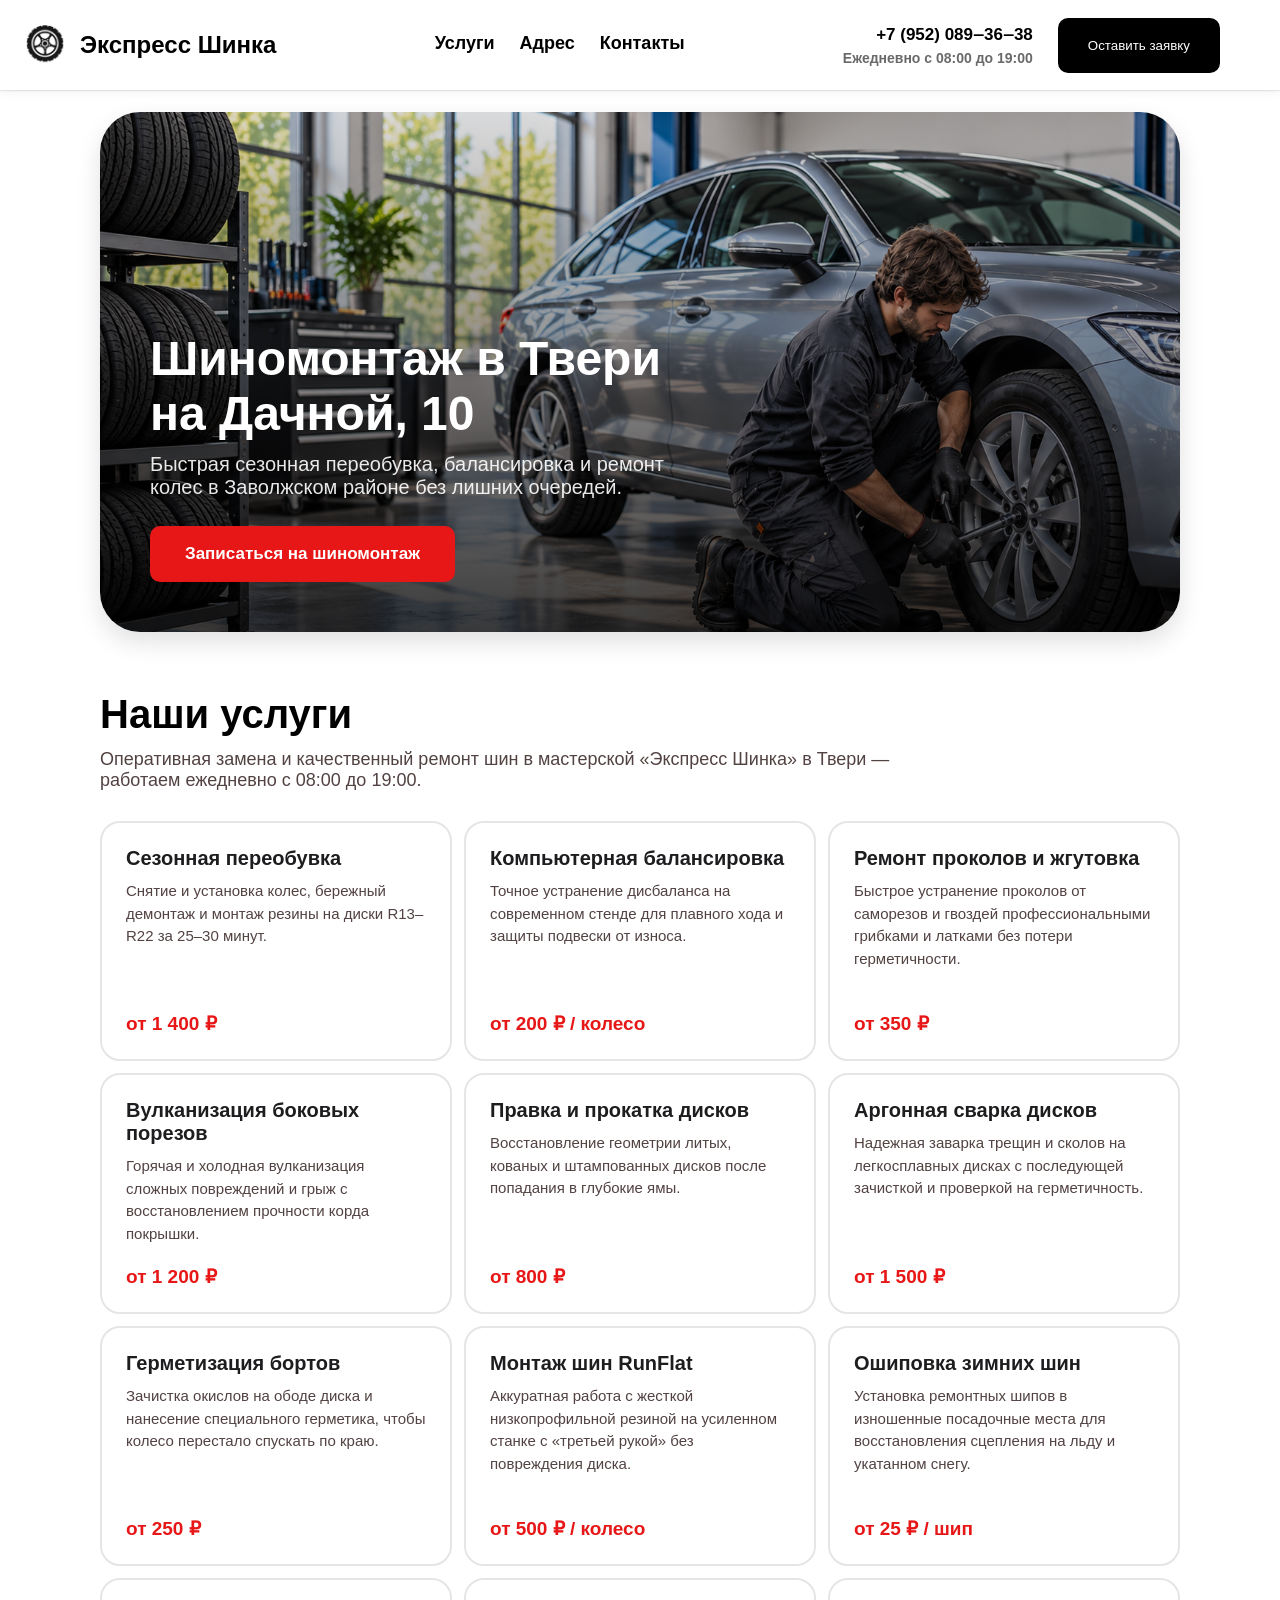
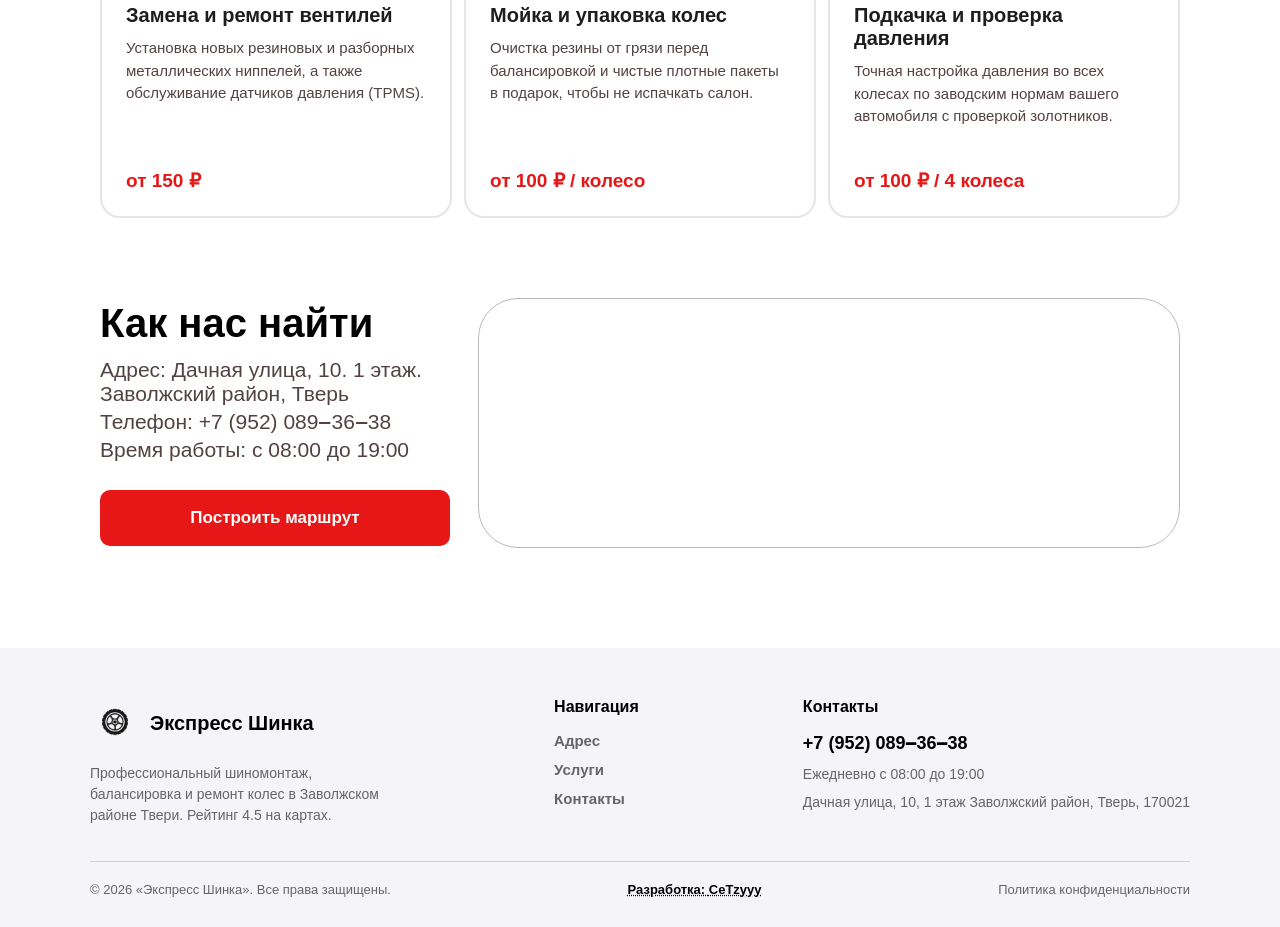
<file: index.html>
<!doctype html>
<html lang="ru">
  <head>
    <meta charset="UTF-8" />
    <meta name="viewport" content="width=device-width, initial-scale=1.0" />
    <meta property="og:title" content="Экспресс Шинка — шиномонтаж в Твери" />
    <meta
      property="og:description"
      content="Быстрая сезонная переобувка, балансировка и ремонт колес без лишних очередей."
    />
    <meta name="robots" content="noindex, nofollow">
    <meta property="og:type" content="website" />
    <meta
      property="og:url"
      content="https://progclubofficial.github.io/-Website-mockup-tire-service-shop/"
    />
    <meta
      property="og:image"
      content="https://progclubofficial.github.io/-Website-mockup-tire-service-shop/images/main.png"
    />
    <title>Экспресс Шинка</title>
    <link rel="shortcut icon" href="images/favicon.ico" type="image/x-icon" />
    <link rel="stylesheet" href="style.css" />
  </head>
  <body>
    <header class="header">
      <div class="logo-container">
        <img src="images/logo.png" alt="Logo" class="logo-img" />
        <span class="logo">Экспресс Шинка </span>
      </div>

      <nav class="services">
        <a href="#services-section">Услуги</a>
        <a href="#address">Адрес</a>
        <a href="#contacts">Контакты</a>
      </nav>

      <ul class="nav">
        <li class="nav-links">
          <a class="phone" href="tel:+79520893638">+7 (952) 089‒36‒38</a>
          <a class="work-hours" href="#work-hours"
            >Ежедневно с 08:00 до 19:00</a
          >
        </li>
        <li>
          <button class="request-btn" type="button">Оставить заявку</button>
        </li>
        <li>
          <a class="phone-btn" href="tel:+79520893638" aria-label="Позвонить">
            <svg
              xmlns="http://www.w3.org/2000/svg"
              width="40"
              height="40"
              viewBox="0 0 40 40"
              fill="none"
            >
              <rect width="40" height="40" rx="10" fill="#F5F5F7" />
              <path
                d="M27.23 23.26l-2.54-.29a1.99 1.99 0 0 0-1.64.57l-1.84 1.84a15.045 15.045 0 0 1-6.59-6.59l1.85-1.85c.43-.43.64-1.03.57-1.64l-.29-2.52a2.001 2.001 0 0 0-1.99-1.77h-1.73c-1.13 0-2.07.94-2 2.07.53 8.54 7.36 15.36 15.89 15.89 1.13.07 2.07-.87 2.07-2v-1.73c.01-1.01-.75-1.86-1.76-1.98z"
                fill="#1D1D1F"
              />
            </svg>
          </a>
        </li>
        <li>
          <button
            class="menu-btn"
            type="button"
            aria-label="Меню"
            aria-expanded="false"
          >
            <svg
              xmlns="http://www.w3.org/2000/svg"
              width="40"
              height="40"
              viewBox="0 0 40 40"
              fill="none"
            >
              <rect width="40" height="40" rx="11" fill="#1C1C1E" />
              <rect
                x="13"
                y="14"
                width="14"
                height="2.8"
                rx="1.4"
                fill="#FFFFFF"
              />
              <rect
                x="13"
                y="18.6"
                width="14"
                height="2.8"
                rx="1.4"
                fill="#FFFFFF"
              />
              <rect
                x="13"
                y="23.2"
                width="9"
                height="2.8"
                rx="1.4"
                fill="#FFFFFF"
              />
            </svg>
          </button>
        </li>
      </ul>
      <nav class="mobile-menu" id="mobileMenu" aria-hidden="true">
        <a href="#services-section">Услуги</a>
        <a href="#address">Адрес</a>
        <a href="#contacts">Контакты</a>
      </nav>
    </header>
    <hr />
    <main>
      <div class="hero-container">
        <div class="hero-text">
          <h1>
            Шиномонтаж в Твери
            <span class="hero-address">на Дачной, 10</span>
          </h1>
          <p class="description">
            Быстрая сезонная переобувка, балансировка и ремонт колес в
            Заволжском районе без лишних очередей.
          </p>
          <button class="cta-button">Записаться на шиномонтаж</button>
        </div>
      </div>
      <div id="services-section" class="services-section">
        <div class="text-container">
          <h2 class="title">Наши услуги</h2>
          <p class="description">
            Оперативная замена и качественный ремонт шин в мастерской «Экспресс
            Шинка» в Твери — работаем ежедневно с 08:00 до 19:00.
          </p>
        </div>
        <div class="services-items">
          <div class="services-item" data-service="Сезонная переобувка">
            <h3 class="service-title">Сезонная переобувка</h3>
            <p class="service-description">
              Снятие и установка колес, бережный демонтаж и монтаж резины на
              диски R13–R22 за 25–30 минут.
            </p>
            <span class="service-price">от 1 400 ₽</span>
          </div>
          <div class="services-item" data-service="Компьютерная балансировка">
            <h3 class="service-title">Компьютерная балансировка</h3>
            <p class="service-description">
              Точное устранение дисбаланса на современном стенде для плавного
              хода и защиты подвески от износа.
            </p>
            <span class="service-price">от 200 ₽ / колесо</span>
          </div>
          <div class="services-item" data-service="Ремонт проколов и жгутовка">
            <h3 class="service-title">Ремонт проколов и жгутовка</h3>
            <p class="service-description">
              Быстрое устранение проколов от саморезов и гвоздей
              профессиональными грибками и латками без потери герметичности.
            </p>
            <span class="service-price">от 350 ₽</span>
          </div>
          <div
            class="services-item"
            data-service="Вулканизация боковых порезов"
          >
            <h3 class="service-title">Вулканизация боковых порезов</h3>
            <p class="service-description">
              Горячая и холодная вулканизация сложных повреждений и грыж с
              восстановлением прочности корда покрышки.
            </p>
            <span class="service-price">от 1 200 ₽</span>
          </div>
          <div class="services-item" data-service="Правка и прокатка дисков">
            <h3 class="service-title">Правка и прокатка дисков</h3>
            <p class="service-description">
              Восстановление геометрии литых, кованых и штампованных дисков
              после попадания в глубокие ямы.
            </p>
            <span class="service-price">от 800 ₽</span>
          </div>
          <div class="services-item" data-service="Аргонная сварка дисков">
            <h3 class="service-title">Аргонная сварка дисков</h3>
            <p class="service-description">
              Надежная заварка трещин и сколов на легкосплавных дисках с
              последующей зачисткой и проверкой на герметичность.
            </p>
            <span class="service-price">от 1 500 ₽</span>
          </div>
          <div class="services-item" data-service="Герметизация бортов">
            <h3 class="service-title">Герметизация бортов</h3>
            <p class="service-description">
              Зачистка окислов на ободе диска и нанесение специального
              герметика, чтобы колесо перестало спускать по краю.
            </p>
            <span class="service-price">от 250 ₽</span>
          </div>
          <div class="services-item" data-service="Монтаж шин RunFlat">
            <h3 class="service-title">Монтаж шин RunFlat</h3>
            <p class="service-description">
              Аккуратная работа с жесткой низкопрофильной резиной на усиленном
              станке с «третьей рукой» без повреждения диска.
            </p>
            <span class="service-price">от 500 ₽ / колесо</span>
          </div>
          <div class="services-item" data-service="Ошиповка зимних шин">
            <h3 class="service-title">Ошиповка зимних шин</h3>
            <p class="service-description">
              Установка ремонтных шипов в изношенные посадочные места для
              восстановления сцепления на льду и укатанном снегу.
            </p>
            <span class="service-price">от 25 ₽ / шип</span>
          </div>
          <div class="services-item" data-service="Замена и ремонт вентилей">
            <h3 class="service-title">Замена и ремонт вентилей</h3>
            <p class="service-description">
              Установка новых резиновых и разборных металлических ниппелей, а
              также обслуживание датчиков давления (TPMS).
            </p>
            <span class="service-price">от 150 ₽</span>
          </div>
          <div class="services-item" data-service="Мойка и упаковка колес">
            <h3 class="service-title">Мойка и упаковка колес</h3>
            <p class="service-description">
              Очистка резины от грязи перед балансировкой и чистые плотные
              пакеты в подарок, чтобы не испачкать салон.
            </p>
            <span class="service-price">от 100 ₽ / колесо</span>
          </div>
          <div
            class="services-item"
            data-service="Подкачка и проверка давления"
          >
            <h3 class="service-title">Подкачка и проверка давления</h3>
            <p class="service-description">
              Точная настройка давления во всех колесах по заводским нормам
              вашего автомобиля с проверкой золотников.
            </p>
            <span class="service-price">от 100 ₽ / 4 колеса</span>
          </div>
        </div>
      </div>
      <div id="preloader" class="preloader">
        <img
          src="images/logo.png"
          alt="Загрузка..."
          class="logo-spinner"
          draggable="false"
        />
      </div>
      <div id="address" class="map-wrapper">
        <div class="map-text">
          <h2>Как нас найти</h2>
          <ul class="map-text-address">
            <li>Адрес: Дачная улица, 10. ​1 этаж. Заволжский район, Тверь</li>
            <li>Телефон: +7 (952) 089‒36‒38</li>
            <li>Время работы: с 08:00 до 19:00</li>
          </ul>
          <a
            href="https://2gis.ru/tver/directions/points/35.898308%2C56.891932%3B6615297607869722%7C35.898296%2C56.891942%3B6615284722958337/firm/70000001074367140/35.898527%2C56.891854?m=35.898395%2C56.891757%2F21%2Fp%2F18.84%2Fr%2F-5.68"
            target="_blank"
            rel="noopener noreferrer"
            class="route-button"
          >
            Построить маршрут
          </a>
        </div>
        <iframe
          id="map_578209802"
          frameborder="0"
          width="100%"
          height="600px"
          src="https://makemap.2gis.ru/widget?data=[base64]"
          sandbox="allow-modals allow-forms allow-scripts allow-same-origin allow-popups allow-top-navigation-by-user-activation"
        ></iframe>
      </div>
    </main>
    <footer id="contacts" class="footer">
      <div class="footer-container">
        <div class="footer-top">
          <div class="footer-brand">
            <div class="logo-container">
              <img src="images/logo.png" alt="Logo" class="logo-img" />
              <span class="logo">Экспресс Шинка</span>
            </div>
            <p class="footer-desc">
              Профессиональный шиномонтаж, балансировка и ремонт колес в
              Заволжском районе Твери. Рейтинг 4.5 на картах.
            </p>
          </div>

          <nav class="footer-nav">
            <h4>Навигация</h4>
            <a href="#address">Адрес</a>
            <a href="#services-section">Услуги</a>
            <a href="#contacts">Контакты</a>
          </nav>

          <div class="footer-contacts">
            <h4>Контакты</h4>
            <a class="footer-phone" href="tel:+79520893638"
              >+7 (952) 089‒36‒38</a
            >
            <span class="footer-hours">Ежедневно с 08:00 до 19:00</span>
            <span class="footer-address"
              >Дачная улица, 10​, 1 этаж Заволжский район, Тверь, 170021</span
            >
          </div>
        </div>

        <hr class="footer-divider" />
        <div class="footer-bottom">
          <p>© 2026 «Экспресс Шинка». Все права защищены.</p>
          <a href="https://t.me/CeTzyyy" class="dev-credit"
            >Разработка: <strong>CeTzyyy</strong></a
          >
          <a href="privacy.html">Политика конфиденциальности</a>
        </div>
      </div>
    </footer>
    <div class="modal-overlay" id="requestModal" aria-hidden="true">
      <div
        class="modal"
        role="dialog"
        aria-modal="true"
        aria-labelledby="modalTitle"
      >
        <button class="modal-close" type="button" aria-label="Закрыть">
          &times;
        </button>

        <h2 id="modalTitle" class="modal-title">Оставить заявку</h2>
        <p class="modal-subtitle">
          Оставьте заявку — мы перезвоним вам в ближайшее время для уточнения деталей.
        </p>

        <form class="request-form" id="requestForm" novalidate>
          <div class="form-field">
            <label for="reqName">Ваше имя</label>
            <input
              type="text"
              id="reqName"
              name="name"
              placeholder="Иван"
              autocomplete="name"
              required
              minlength="2"
            />
            <!-- Honeypot: люди не видят, боты заполняют -->
            <input
              type="text"
              name="website"
              tabindex="-1"
              autocomplete="off"
              style="
                position: absolute;
                left: -9999px;
                width: 1px;
                height: 1px;
                opacity: 0;
              "
              aria-hidden="true"
            />
            <span class="form-error" data-error-for="reqName"></span>
          </div>

          <div class="form-field">
            <label for="reqPhone">Телефон</label>
            <input
              type="tel"
              id="reqPhone"
              name="phone"
              placeholder="+7 (___) ___-__-__"
              autocomplete="tel"
              required
              inputmode="tel"
            />
            <span class="form-error" data-error-for="reqPhone"></span>
          </div>

          <div class="form-field">
            <label for="reqService">Услуга</label>
            <select id="reqService" name="service">
              <option value="">— выберите услугу —</option>
              <option>Сезонная переобувка</option>
              <option>Компьютерная балансировка</option>
              <option>Ремонт проколов и жгутовка</option>
              <option>Вулканизация боковых порезов</option>
              <option>Правка и прокатка дисков</option>
              <option>Аргонная сварка дисков</option>
              <option>Герметизация бортов</option>
              <option>Монтаж шин RunFlat</option>
              <option>Ошиповка зимних шин</option>
              <option>Замена и ремонт вентилей</option>
              <option>Мойка и упаковка колес</option>
              <option>Подкачка и проверка давления</option>
              <option>Другое</option>
            </select>
            <span class="form-error" data-error-for="reqService"></span>
          </div>

          <div class="form-field">
            <label for="reqComment"
              >Комментарий <span class="optional">(необязательно)</span></label
            >
            <textarea
              id="reqComment"
              name="comment"
              rows="2"
              placeholder="Например: R17, летняя резина"
            ></textarea>
          </div>

          <label class="form-consent">
            <input type="checkbox" name="consent" required />
            <span>
              Согласен с
              <a href="privacy.html" target="_blank"
                >политикой конфиденциальности</a
              >
            </span>
          </label>
          <span class="form-error" data-error-for="consent"></span>

          <button type="submit" class="form-submit">Отправить заявку</button>

          <p class="form-status" id="formStatus" role="status"></p>
        </form>
      </div>
    </div>
    <!-- Кнопка Наверх -->
    <button id="scrollTopBtn" class="scroll-top-btn" aria-label="Наверх">
      <svg
        xmlns="http://www.w3.org/2000/svg"
        width="24"
        height="24"
        viewBox="0 0 24 24"
        fill="none"
      >
        <path
          d="M12 19V5M5 12l7-7 7 7"
          stroke="white"
          stroke-width="2"
          stroke-linecap="round"
          stroke-linejoin="round"
        />
      </svg>
    </button>

    <script>
      // Кнопка наверх
      const scrollTopBtn = document.getElementById("scrollTopBtn");
      if (scrollTopBtn) {
        window.addEventListener("scroll", () => {
          if (window.scrollY > 500) {
            scrollTopBtn.classList.add("show");
          } else {
            scrollTopBtn.classList.remove("show");
          }
        });

        scrollTopBtn.addEventListener("click", () => {
          window.scrollTo({ top: 0, behavior: "smooth" });
        });
      }
    </script>
    <script src="script-modal.js"></script>
    <script>
      window.addEventListener("load", function () {
        const preloader = document.getElementById("preloader");
        preloader.classList.add("hidden");
      });
    </script>
    <script>
      const heroBox = document.querySelector(".hero-text");

      heroBox.addEventListener("mousemove", (e) => {
        const rect = heroBox.getBoundingClientRect();
        const x = (e.clientX - rect.left) / rect.width - 0.5;
        const y = (e.clientY - rect.top) / rect.height - 0.5;

        heroBox.style.setProperty("--bg-x", `${-x * 35}px`);
        heroBox.style.setProperty("--bg-y", `${-y * 35}px`);
      });

      heroBox.addEventListener("mouseleave", () => {
        heroBox.style.setProperty("--bg-x", "0px");
        heroBox.style.setProperty("--bg-y", "0px");
      });
    </script>
  </body>
</html>
</file>
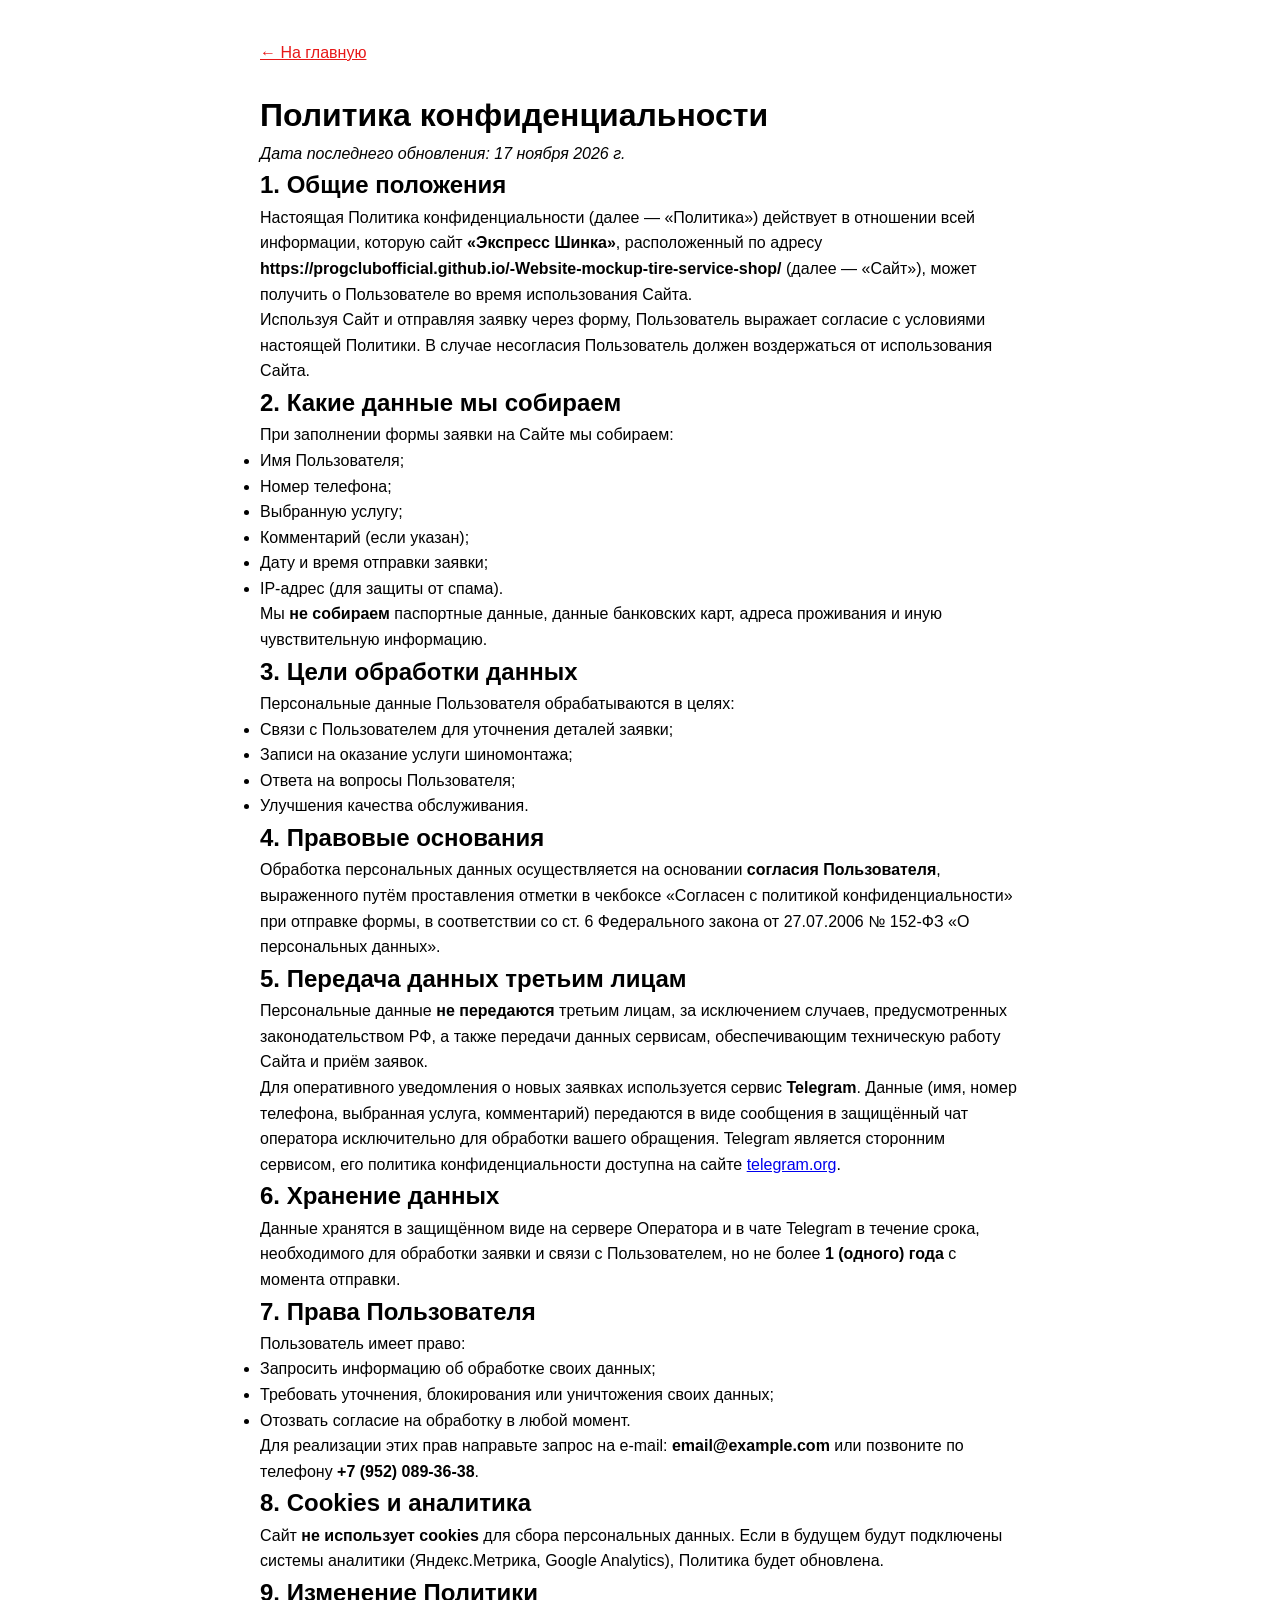
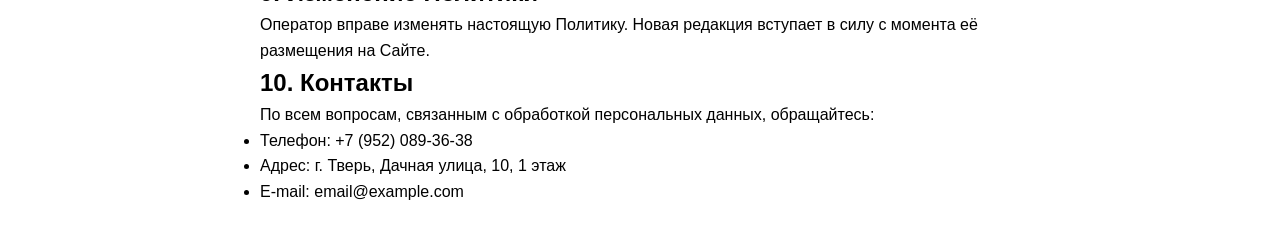
<file: privacy.html>
<!doctype html>
<html lang="ru">
  <head>
    <meta charset="UTF-8" />
    <meta name="viewport" content="width=device-width, initial-scale=1.0" />
    <title>Политика конфиденциальности — Экспресс Шинка</title>
    <link rel="stylesheet" href="style.css" />
  </head>
  <body>
    <main
      style="
        max-width: 800px;
        margin: 0 auto;
        padding: 40px 20px;
        line-height: 1.6;
      "
    >
      <a
        href="index.html"
        style="display: inline-block; margin-bottom: 24px; color: #e71717"
        >← На главную</a
      >

      <h1>Политика конфиденциальности</h1>
      <p><em>Дата последнего обновления: 17 ноября 2026 г.</em></p>

      <h2>1. Общие положения</h2>
      <p>
        Настоящая Политика конфиденциальности (далее — «Политика») действует в
        отношении всей информации, которую сайт
        <strong>«Экспресс Шинка»</strong>, расположенный по адресу
        <strong
          >https://progclubofficial.github.io/-Website-mockup-tire-service-shop/</strong
        >
        (далее — «Сайт»), может получить о Пользователе во время использования
        Сайта.
      </p>
      <p>
        Используя Сайт и отправляя заявку через форму, Пользователь выражает
        согласие с условиями настоящей Политики. В случае несогласия
        Пользователь должен воздержаться от использования Сайта.
      </p>

      <h2>2. Какие данные мы собираем</h2>
      <p>При заполнении формы заявки на Сайте мы собираем:</p>
      <ul>
        <li>Имя Пользователя;</li>
        <li>Номер телефона;</li>
        <li>Выбранную услугу;</li>
        <li>Комментарий (если указан);</li>
        <li>Дату и время отправки заявки;</li>
        <li>IP-адрес (для защиты от спама).</li>
      </ul>
      <p>
        Мы <strong>не собираем</strong> паспортные данные, данные банковских
        карт, адреса проживания и иную чувствительную информацию.
      </p>

      <h2>3. Цели обработки данных</h2>
      <p>Персональные данные Пользователя обрабатываются в целях:</p>
      <ul>
        <li>Связи с Пользователем для уточнения деталей заявки;</li>
        <li>Записи на оказание услуги шиномонтажа;</li>
        <li>Ответа на вопросы Пользователя;</li>
        <li>Улучшения качества обслуживания.</li>
      </ul>

      <h2>4. Правовые основания</h2>
      <p>
        Обработка персональных данных осуществляется на основании
        <strong>согласия Пользователя</strong>, выраженного путём проставления
        отметки в чекбоксе «Согласен с политикой конфиденциальности» при
        отправке формы, в соответствии со ст. 6 Федерального закона от
        27.07.2006 № 152-ФЗ «О персональных данных».
      </p>
      <h2>5. Передача данных третьим лицам</h2>
      <p>
        Персональные данные <strong>не передаются</strong> третьим лицам, за
        исключением случаев, предусмотренных законодательством РФ, а также
        передачи данных сервисам, обеспечивающим техническую работу Сайта и
        приём заявок.
      </p>
      <p>
        Для оперативного уведомления о новых заявках используется сервис
        <strong>Telegram</strong>. Данные (имя, номер телефона, выбранная
        услуга, комментарий) передаются в виде сообщения в защищённый чат
        оператора исключительно для обработки вашего обращения. Telegram
        является сторонним сервисом, его политика конфиденциальности доступна на
        сайте
        <a href="https://telegram.org" target="_blank" rel="noopener noreferrer"
          >telegram.org</a
        >.
      </p>

      <h2>6. Хранение данных</h2>
      <p>
        Данные хранятся в защищённом виде на сервере Оператора и в чате Telegram
        в течение срока, необходимого для обработки заявки и связи с
        Пользователем, но не более <strong>1 (одного) года</strong> с момента
        отправки.
      </p>

      <h2>7. Права Пользователя</h2>
      <p>Пользователь имеет право:</p>
      <ul>
        <li>Запросить информацию об обработке своих данных;</li>
        <li>Требовать уточнения, блокирования или уничтожения своих данных;</li>
        <li>Отозвать согласие на обработку в любой момент.</li>
      </ul>
      <p>
        Для реализации этих прав направьте запрос на e-mail:
        <strong>email@example.com</strong> или позвоните по телефону
        <strong>+7 (952) 089-36-38</strong>.
      </p>

      <h2>8. Cookies и аналитика</h2>
      <p>
        Сайт <strong>не использует cookies</strong> для сбора персональных
        данных. Если в будущем будут подключены системы аналитики
        (Яндекс.Метрика, Google Analytics), Политика будет обновлена.
      </p>

      <h2>9. Изменение Политики</h2>
      <p>
        Оператор вправе изменять настоящую Политику. Новая редакция вступает в
        силу с момента её размещения на Сайте.
      </p>

      <h2>10. Контакты</h2>
      <p>
        По всем вопросам, связанным с обработкой персональных данных,
        обращайтесь:
      </p>
      <ul>
        <li>Телефон: +7 (952) 089-36-38</li>
        <li>Адрес: г. Тверь, Дачная улица, 10, 1 этаж</li>
        <li>E-mail: email@example.com</li>
      </ul>
    </main>
  </body>
</html>
</file>
<file: style.css>
/* Общие стили */

html {
  scroll-behavior: smooth;
}

* {
  margin: 0;
  padding: 0;
  font-family: Arial, sans-serif;
  box-sizing: border-box;
}

body {
  background-color: hsl(0, 0%, 100%);
  overflow-x: hidden;
  min-height: 100vh;
  display: flex;
  flex-direction: column;
}

main {
  flex: 1;
  width: 100%;
}

hr {
  opacity: 0.2;
}

.header .nav li a,
.header button,
.header .nav svg {
  transition: 0.3s ease;
}

/* БЛОК-1 Шапка */

.header {
  display: flex;
  position: sticky;
  top: 0;
  z-index: 1000;
  backdrop-filter: blur(15px);
  background-color: #ffffff99;
  box-shadow: 0 2px 10px rgba(0, 0, 0, 0.06);
  align-items: center;
  justify-content: space-between;
  padding: 10px;
  margin: 0 auto;
  width: 100%;
}

.header .nav .nav-links .phone,
.header .request-btn {
  white-space: nowrap;
}

.header .nav {
  display: flex;
  list-style: none;
  flex-direction: row;
  gap: 25px;
  align-items: center;
  font-weight: 500;
}

.header .logo-container {
  display: flex;
  align-items: center;
}

.header .logo-container .logo {
  font-size: 24px;
  font-weight: 900;
  color: #000000;
}

.header .logo-container .logo-img {
  width: 70px;
  height: 70px;
  transition: 0.5s all;
}

.header .logo-container .logo-img:hover {
  animation: wheelRotate 1s ease-in-out infinite;
}

.header .nav .nav-links {
  display: flex;
  flex-direction: column;
  align-items: flex-end;
  gap: 5px;
}

.header .services {
  display: flex;
  align-items: center;
  justify-content: flex-start;
  gap: 25px;
  font-size: 18px;
  font-weight: 600;
  margin: 0 auto;
}

.header .services a {
  position: relative;
  text-decoration: none;
  color: #000000;
  padding-bottom: 4px;
  transition: color 0.3s ease;
}

.header .services a::after {
  content: "";
  position: absolute;
  left: 0;
  bottom: 0;
  width: 0;
  height: 2px;
  background-color: #000000;
  transition: width 0.4s ease;
}

.header .services a:hover {
  color: #524242;
}

.header .services a:hover::after {
  width: 100%;
}

.header .nav .nav-links .phone {
  font-size: 17px;
  font-weight: 700;
}

.header .nav .nav-links .work-hours {
  font-size: 14px;
  color: #00000096;
  font-weight: 700;
}

.header .nav li a {
  text-decoration: none;
  color: #000000;
}

.header .nav li a:hover {
  color: #524242;
}

.header .request-btn {
  padding: 20px 30px;
  background-color: #000000;
  color: #ffffff;
  border: none;
  cursor: pointer;
  border-radius: 10px;
}

.header .request-btn:hover {
  background-color: #524242;
}

.header .nav svg {
  display: none;
}

.header .nav svg:hover {
  cursor: pointer;
  opacity: 0.8;
}

.header .nav .phone-btn {
  display: inline-flex;
  align-items: center;
  justify-content: center;
  border-radius: 10px;
  transition:
    transform 0.2s ease,
    opacity 0.2s ease;
}

.header .nav .phone-btn:hover {
  transform: scale(1.05);
  opacity: 0.85;
}

/* Прелоадер */

.preloader {
  position: fixed;
  top: 0;
  left: 0;
  width: 100%;
  height: 100%;
  background-color: #ffffff;
  display: flex;
  justify-content: center;
  align-items: center;
  z-index: 9999;
  transition:
    opacity 0.4s ease,
    visibility 0.4s ease;
}

.preloader.hidden {
  opacity: 0;
  visibility: hidden;
}

.logo-spinner {
  width: 170px;
  height: 170px;
  object-fit: contain;
  user-select: none;
  animation: wheelRotate 1s infinite;
}

@keyframes wheelRotate {
  0% {
    transform: rotateZ(0);
  }
  100% {
    transform: rotateZ(360deg);
  }
}

/* БЛОК-2 Hero */

.hero-container {
  padding: 20px 10px;
  max-width: 1100px;
  margin: 0 auto;
}

.hero-container .hero-text {
  position: relative;
  overflow: hidden;
  display: flex;
  flex-direction: column;
  justify-content: flex-end;
  align-items: flex-start;
  min-height: 520px;
  gap: 12px;
  color: #ffffff;
  padding: 50px;
  border-radius: 40px;
  transition:
    transform 0.4s cubic-bezier(0.25, 0.8, 0.25, 1),
    box-shadow 0.4s ease;
  box-shadow: 0 10px 25px rgba(0, 0, 0, 0.12);
}

.scroll-top-btn {
  position: fixed;
  bottom: 30px;
  right: 30px;
  width: 50px;
  height: 50px;
  background-color: #1D1D1F;
  border: none;
  border-radius: 50%;
  cursor: pointer;
  display: flex;
  align-items: center;
  justify-content: center;
  opacity: 0;
  visibility: hidden;
  transition: 0.3s ease;
  z-index: 999;
  box-shadow: 0 4px 12px rgba(0,0,0,0.2);
}
.scroll-top-btn.show {
  opacity: 1;
  visibility: visible;
}
.scroll-top-btn:hover {
  background-color: #e71717;
  transform: translateY(-3px);
}

@media (max-width: 750px) {
  .scroll-top-btn {
    bottom: 20px;
    right: 20px;
    width: 45px;
    height: 45px;
  }
}

.hero-container .hero-text::before {
  content: "";
  position: absolute;
  inset: -25px;
  background:
    linear-gradient(180deg, rgba(0, 0, 0, 0.1) 0%, rgba(0, 0, 0, 0.8) 100%),
    url("images/main.png");
  background-size: cover;
  background-position: center;
  z-index: -1;
  transform: translate3d(var(--bg-x, 0px), var(--bg-y, 0px), 0) scale(1);
  transition: transform 0.25s ease-out;
}

.hero-container .hero-text:hover {
  transform: translateY(-6px);
  box-shadow: 0 24px 48px rgba(0, 0, 0, 0.28);
}

.hero-container .hero-text:hover::before {
  transform: translate3d(var(--bg-x, 0px), var(--bg-y, 0px), 0) scale(1.04);
}

.hero-container .hero-text > * {
  position: relative;
  z-index: 1;
}

.hero-container .hero-text h1 {
  font-size: 48px;
  font-weight: 900;
  line-height: 1.15;
  max-width: 58%;
}

.hero-container .hero-text .description {
  font-size: 20px;
  font-weight: 500;
  max-width: 58%;
  color: #ffffffe7;
}

.hero-container button {
  margin-top: 15px;
  padding: 18px 35px;
  font-weight: 700;
  font-size: 17px;
  white-space: nowrap;
  background-color: #e71717;
  color: #ffffff;
  border: none;
  cursor: pointer;
  border-radius: 10px;
  transition: 0.3s ease;
}

.hero-container button:hover {
  background-color: #b51515;
}

/* БЛОК-3 Services */

.services-section {
  padding: 40px 10px;
  max-width: 1100px;
  margin: 0 auto;
  width: 100%;
  box-sizing: border-box;
}

.services-section .text-container {
  display: flex;
  gap: 12px;
  width: 80%;
  flex-direction: column;
  margin-bottom: 30px;
}

.services-section .text-container .title {
  font-weight: 700;
  font-size: 40px;
}

.services-section .text-container .description {
  color: #524242;
  font-weight: 500;
  font-size: 18px;
}

.services-section .services-items {
  display: grid;
  gap: 12px;
  grid-template-columns: repeat(auto-fit, minmax(300px, 1fr));
}

.services-section .services-items .services-item {
  display: flex;
  flex-direction: column;
  align-items: flex-start;
  text-align: start;
  padding: 24px;
  width: 100%;
  min-height: 240px;
  box-sizing: border-box;
  border: 2px solid #0000001a;
  border-radius: 20px;
  transition:
    border-color 0.2s ease,
    transform 0.2s ease;
}

.services-section .services-items .services-item:hover {
  cursor: pointer;
  border-color: #e717174b;
}

.services-section .services-items .service-title {
  font-size: 20px;
  font-weight: 700;
  margin: 0 0 10px 0;
  color: #1d1d1f;
}

.services-section .services-items .service-description {
  font-size: 15px;
  line-height: 1.5;
  color: #524242;
  margin: 0 0 20px 0;
}

.services-section .services-items .service-price {
  margin-top: auto;
  font-size: 19px;
  font-weight: 700;
  color: #e71717;
}

/* БЛОК-4 Map */

.map-wrapper {
  display: flex;
  padding: 40px 10px;
  max-width: 1100px;
  margin: 0 auto;
  width: 100%;
  justify-content: space-between;
}

.map-wrapper iframe {
  width: 65%;
  height: 250px;
  border-radius: 40px;
  border: 1px solid rgba(0, 0, 0, 0.275);
}

.map-wrapper .map-text {
  display: flex;
  gap: 10px;
  justify-content: space-evenly;
  flex-direction: column;
}

.map-wrapper .map-text h2 {
  font-size: 40px;
}

.map-wrapper .map-text .map-text-address {
  display: flex;
  width: 350px;
  flex-direction: column;
  gap: 4px;
  list-style: none;
  color: #524242;
  font-weight: 400;
  font-size: 21px;
}

.map-wrapper .map-text .route-button {
  display: inline-block;
  box-sizing: border-box;
  margin-top: 15px;
  padding: 18px 35px;
  font-weight: 700;
  text-decoration: none;
  text-align: center;
  font-size: 17px;
  width: 350px;
  max-width: 100%;
  white-space: nowrap;
  background-color: #e71717;
  color: #ffffff;
  border: none;
  cursor: pointer;
  border-radius: 10px;
  transition: background-color 0.3s ease;
}

.map-wrapper .map-text .route-button:hover {
  background-color: #b51515;
}

/* БЛОК-5 Footer */

.footer {
  background-color: #f5f5f7;
  margin-top: 60px;
  padding: 50px 10px 30px;
  color: #000000;
}

.footer-container {
  max-width: 1100px;
  margin: 0 auto;
}

.footer-bottom .dev-credit {
  color: #000000;
  font-weight: 600;
  text-decoration: underline dotted;
  transition: color 0.2s ease;
}

.footer-bottom .dev-credit:hover {
  color: #e71717; 
}

.footer-top {
  display: flex;
  justify-content: space-between;
  align-items: flex-start;
  gap: 40px;
  margin-bottom: 35px;
}

.footer-brand {
  max-width: 300px;
}

.footer-brand .logo-container {
  display: flex;
  align-items: center;
  gap: 10px;
  margin-bottom: 15px;
}

.footer-brand .logo-img {
  width: 50px;
  height: 50px;
}

.footer-brand .logo {
  font-size: 20px;
  font-weight: 900;
}

.footer-desc {
  font-size: 14px;
  line-height: 1.5;
  color: #00000096;
}

.footer-nav,
.footer-contacts {
  display: flex;
  flex-direction: column;
  gap: 12px;
}

.footer h4 {
  font-size: 16px;
  font-weight: 700;
  margin-bottom: 4px;
}

.footer-nav a,
.footer-contacts a {
  text-decoration: none;
  color: #00000096;
  font-size: 15px;
  font-weight: 600;
  transition: 0.3s ease;
}

.footer-nav a:hover,
.footer-contacts a:hover {
  color: #000000;
}

.footer-contacts .footer-phone {
  font-size: 18px;
  font-weight: 700;
  color: #000000;
}

.footer-hours,
.footer-address {
  font-size: 14px;
  color: #00000096;
}

.footer-divider {
  border: none;
  border-top: 1px solid #000000;
  opacity: 0.15;
  margin-bottom: 20px;
}

.footer-bottom {
  display: flex;
  justify-content: space-between;
  align-items: center;
  font-size: 13px;
  color: #00000096;
}

.footer-bottom a {
  color: #00000096;
  text-decoration: none;
  transition: 0.3s ease;
}

.footer-bottom a:hover {
  color: #000000;
}

/* БЛОК-6 Модальное окно заявки */

.modal-overlay {
  position: fixed;
  inset: 0;
  background: rgba(0, 0, 0, 0.55);
  backdrop-filter: blur(4px);
  display: flex;
  align-items: center;
  justify-content: center;
  padding: 20px;
  z-index: 10000;
  opacity: 0;
  visibility: hidden;
  transition:
    opacity 0.25s ease,
    visibility 0.25s ease;
}

.modal-overlay.open {
  opacity: 1;
  visibility: visible;
}

.modal {
  position: relative;
  background: #ffffff;
  border-radius: 24px;
  padding: 36px 32px 32px;
  width: 100%;
  max-width: 460px;
  max-height: 90vh;
  overflow-y: auto;
  box-shadow: 0 25px 60px rgba(0, 0, 0, 0.3);
  transform: translateY(20px) scale(0.98);
  transition: transform 0.3s cubic-bezier(0.25, 0.8, 0.25, 1);
}

.modal-overlay.open .modal {
  transform: translateY(0) scale(1);
}

.modal-close {
  position: absolute;
  top: 14px;
  right: 14px;
  width: 36px;
  height: 36px;
  border: none;
  background: #f5f5f7;
  border-radius: 10px;
  font-size: 24px;
  line-height: 1;
  color: #1d1d1f;
  cursor: pointer;
  transition: background 0.2s ease;
}

.modal-close:hover {
  background: #e8e8ec;
}

.modal-title {
  font-size: 26px;
  font-weight: 900;
  margin-bottom: 6px;
  color: #1d1d1f;
}

.modal-subtitle {
  font-size: 15px;
  color: #524242;
  margin-bottom: 24px;
  line-height: 1.5;
}

.form-field {
  display: flex;
  flex-direction: column;
  gap: 6px;
  margin-bottom: 16px;
}

.form-field label {
  font-size: 14px;
  font-weight: 700;
  color: #1d1d1f;
}

.form-field .optional {
  font-weight: 400;
  color: #00000080;
}

.form-field input,
.form-field select,
.form-field textarea {
  width: 100%;
  padding: 14px 16px;
  font-size: 16px;
  font-family: inherit;
  color: #1d1d1f;
  background: #f5f5f7;
  border: 2px solid transparent;
  border-radius: 12px;
  outline: none;
  transition:
    border-color 0.2s ease,
    background 0.2s ease;
  box-sizing: border-box;
}

.form-field textarea {
  resize: vertical;
  min-height: 60px;
}

.form-field input:focus,
.form-field select:focus,
.form-field textarea:focus {
  background: #ffffff;
  border-color: #e71717;
}

.form-field input.invalid,
.form-field select.invalid,
.form-field textarea.invalid {
  border-color: #e71717;
  background: #fff5f5;
}

.form-error {
  font-size: 13px;
  color: #e71717;
  min-height: 16px;
  line-height: 1.2;
}

.form-consent {
  display: flex;
  align-items: flex-start;
  gap: 10px;
  font-size: 13px;
  color: #524242;
  line-height: 1.4;
  cursor: pointer;
  margin-bottom: 4px;
}

.form-consent input {
  width: 18px;
  height: 18px;
  margin-top: 2px;
  flex-shrink: 0;
  accent-color: #e71717;
  cursor: pointer;
}

.form-consent a {
  color: #e71717;
  text-decoration: underline;
}

.form-submit {
  width: 100%;
  margin-top: 12px;
  padding: 18px 24px;
  font-size: 17px;
  font-weight: 700;
  color: #ffffff;
  background: #e71717;
  border: none;
  border-radius: 12px;
  cursor: pointer;
  transition:
    background 0.25s ease,
    transform 0.15s ease;
}

.form-submit.loading {
  position: relative;
  color: transparent !important;
  pointer-events: none;
}

.form-submit.loading::after {
  content: "";
  position: absolute;
  left: 50%;
  top: 50%;
  width: 20px;
  height: 20px;
  margin: -10px 0 0 -10px;
  border: 3px solid rgba(255, 255, 255, 0.3);
  border-top-color: #ffffff;
  border-radius: 50%;
  animation: spinner 0.8s linear infinite;
}

@keyframes spinner {
  to { transform: rotate(360deg); }
}

.form-status.loading {
  color: #666;
  font-weight: 500;
  font-size: 14px;
  margin-top: 14px;
  display: flex;
  align-items: center;
  justify-content: center;
  gap: 8px;
}

.form-status.loading::before {
  content: "";
  width: 14px;
  height: 14px;
  border: 2px solid #ccc;
  border-top-color: #e71717;
  border-radius: 50%;
  animation: spinner 0.8s linear infinite;
}

.form-submit:hover {
  background: #b51515;
}

.form-submit:active {
  transform: scale(0.98);
}

.form-submit:disabled {
  background: #c0c0c0;
  cursor: not-allowed;
}

.form-status {
  margin-top: 14px;
  font-size: 14px;
  text-align: center;
  min-height: 20px;
}

.form-status.success {
  color: #1a8f3c;
  font-weight: 600;
}

.form-status.error {
  color: #e71717;
  font-weight: 600;
}

body.modal-open {
  overflow: hidden;
}

/* БЛОК-7 Бургер и мобильное меню */

.header .nav .menu-btn {
  background: none;
  border: none;
  padding: 0;
  cursor: pointer;
  border-radius: 11px;
  transition:
    transform 0.2s ease,
    box-shadow 0.2s ease;
  display: inline-flex;
  align-items: center;
  justify-content: center;
}

.header .nav .menu-btn:hover {
  transform: scale(1.06);
  box-shadow: 0 4px 12px rgba(0, 0, 0, 0.15);
}

.header .nav .menu-btn:active {
  transform: scale(0.94);
}

.header .nav .menu-btn svg {
  display: block;
  transition: transform 0.3s ease;
}

.header .nav .menu-btn[aria-expanded="true"] svg {
  transform: rotate(90deg);
}

.header .nav .menu-btn .icon-close {
  display: none;
}

.header .nav .menu-btn[aria-expanded="true"] .icon-burger {
  display: none;
}

.header .nav .menu-btn[aria-expanded="true"] .icon-close {
  display: block;
}

.mobile-menu {
  position: absolute;
  top: calc(100% + 8px);
  right: 10px;
  min-width: 200px;
  background: #ffffff;
  border-radius: 16px;
  border: 1px solid #e5e5e5;
  box-shadow:
    0 4px 12px rgba(0, 0, 0, 0.08),
    0 12px 32px rgba(0, 0, 0, 0.18);
  padding: 8px;
  display: none;
  flex-direction: column;
  gap: 2px;
  z-index: 999;
}

.mobile-menu.open {
  display: flex;
  animation: menuFadeIn 0.18s ease-out;
}

@keyframes menuFadeIn {
  from {
    opacity: 0;
    transform: translateY(-6px);
  }
  to {
    opacity: 1;
    transform: translateY(0);
  }
}

.mobile-menu a {
  padding: 14px 16px;
  border-radius: 10px;
  color: #1d1d1f;
  text-decoration: none;
  font-weight: 600;
  font-size: 16px;
  transition:
    background 0.2s ease,
    color 0.2s ease;
}

.mobile-menu a:hover {
  background: #f5f5f7;
  color: #e71717;
}

/* БЛОК-8 Медиазапросы */

@media (min-width: 751px) {
  .header .nav .menu-btn {
    display: none;
  }
}

@media (max-width: 900px) {
  .header .services {
    display: none;
  }
}

@media (max-width: 750px) {
  /* Hero */
  .hero-container {
    padding: 12px 10px;
  }

  .hero-container .hero-text {
    padding: 24px 20px 28px;
    min-height: 420px;
    border-radius: 24px;
    gap: 10px;
  }

  .hero-container .hero-text h1 {
    font-size: 28px;
    max-width: 100%;
    line-height: 1.2;
  }

  .hero-container .hero-text h1 .hero-address {
    display: none;
  }

  .hero-container .hero-text .description {
    font-size: 15px;
    line-height: 1.4;
    max-width: 100%;
  }

  .hero-container .hero-text button {
    margin-top: 8px;
    padding: 14px 24px;
    font-size: 15px;
    width: 100%;
  }

  /* Шапка */
  .header {
    align-items: center;
    justify-content: space-between;
    gap: 10px;
    width: 100%;
  }

  .header .nav .nav-links,
  .address {
    display: none;
  }

  .header .nav svg {
    display: block;
  }

  .header .nav .phone-btn svg {
    display: block;
    width: 40px;
    height: 40px;
  }

  .header .nav {
    flex-direction: row;
    flex-wrap: nowrap;
    justify-content: flex-end;
    align-items: center;
    gap: 15px;
    width: auto;
  }

  /* Карта */
  .map-wrapper {
    flex-direction: column;
    justify-content: center;
    gap: 20px;
    width: 100%;
    padding: 24px 10px;
  }

  .map-wrapper iframe {
    width: 100%;
    height: 300px;
    border-radius: 20px;
  }

  .map-wrapper .map-text {
    gap: 12px;
  }

  .map-wrapper .map-text h2 {
    font-size: 24px;
    line-height: 1.2;
  }

  .map-wrapper .map-text .map-text-address {
    width: 100%;
    font-size: 15px;
    line-height: 1.5;
    gap: 6px;
    color: #524242;
  }

  .map-wrapper .map-text .route-button {
    width: 100%;
    font-size: 15px;
    padding: 14px 20px;
    margin-top: 8px;
    border-radius: 10px;
  }

  /* Футер */
  .footer {
    margin-top: 24px;
    padding: 32px 16px 20px;
    text-align: center;
  }

  .footer-top {
    flex-direction: column;
    align-items: center;
    text-align: center;
    gap: 24px;
    margin-bottom: 24px;
  }

  .footer-brand {
    max-width: 100%;
    display: flex;
    flex-direction: column;
    align-items: center;
  }

  .footer-brand .logo-container {
    justify-content: center;
    margin-bottom: 10px;
  }

  .footer-brand .logo-img {
    width: 40px;
    height: 40px;
  }

  .footer-brand .logo {
    font-size: 17px;
  }

  .footer-desc {
    font-size: 13px;
    line-height: 1.5;
    color: #00000096;
    max-width: 320px;
    margin: 0 auto;
  }

  .footer-nav,
  .footer-contacts {
    width: 100%;
    max-width: 320px;
    align-items: center;
    gap: 8px;
    margin: 0 auto;
  }

  .footer h4 {
    font-size: 12px;
    text-transform: uppercase;
    letter-spacing: 0.5px;
    color: #00000060;
    margin-bottom: 6px;
    font-weight: 700;
  }

  .footer-nav a,
  .footer-contacts a {
    font-size: 14px;
    padding: 2px 0;
    color: #000000;
    font-weight: 600;
    transition: color 0.2s ease;
  }

  .footer-nav a:hover,
  .footer-contacts a:hover {
    color: #e71717;
  }

  .footer-contacts .footer-phone {
    font-size: 16px;
    margin-bottom: 4px;
  }

  .footer-hours,
  .footer-address {
    font-size: 12px;
    color: #00000070;
    line-height: 1.4;
  }

  .footer-address {
    margin-top: 4px;
  }

  .footer-divider {
    margin: 0 0 14px;
  }

  .footer-bottom {
    flex-direction: column;
    align-items: center;
    text-align: center;
    gap: 6px;
    font-size: 11px;
    color: #00000060;
  }

  .footer-bottom a {
    color: #00000060;
    font-size: 11px;
    padding: 2px 0;
  }

  .footer-bottom a:hover {
    color: #e71717;
  }
}

@media (max-width: 500px) {
  /* Модалка */
  .modal {
    padding: 28px 20px 24px;
    border-radius: 20px;
  }

  .modal-title {
    font-size: 22px;
  }

  /* Hero */
  .hero-container .hero-text {
    min-height: 380px;
    padding: 20px 16px 24px;
    border-radius: 20px;
  }

  .hero-container .hero-text h1 {
    font-size: 24px;
  }

  .hero-container .hero-text .description {
    font-size: 14px;
  }

  .hero-container .hero-text button {
    padding: 13px 20px;
    font-size: 14px;
  }

  /* Шапка */
  .header .logo-container .logo {
    font-size: 18px;
  }

  .header .logo-container .logo-img {
    width: 45px;
    height: 45px;
  }

  .header .nav {
    gap: 10px;
  }

  .header .request-btn {
    padding: 15px;
    font-size: 14px;
  }

  /* Услуги */
  .services-section .text-container {
    width: 100%;
  }

  .services-section .text-container .title {
    font-size: 28px;
  }

  .services-section .services-items {
    grid-template-columns: 1fr;
  }
}

@media (max-width: 450px) {
  .header .request-btn {
    display: none;
  }
}
</file>
